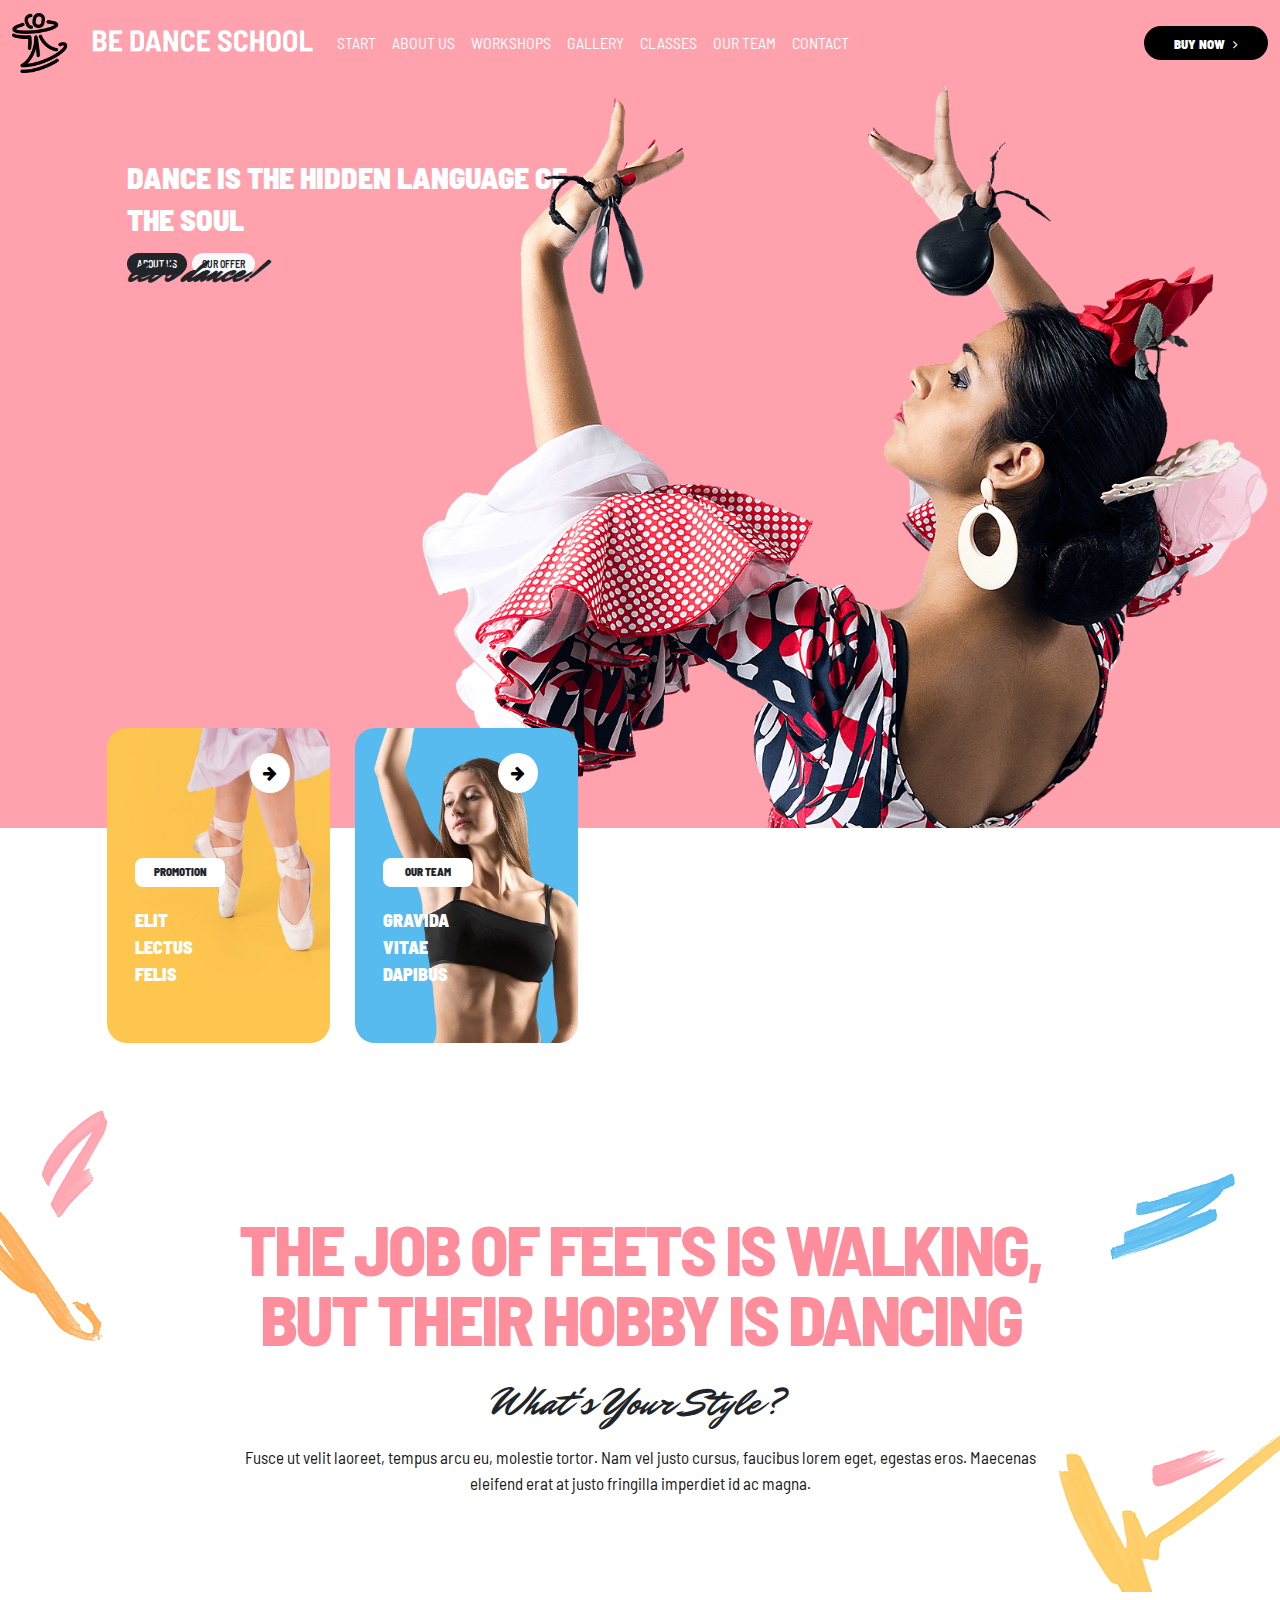
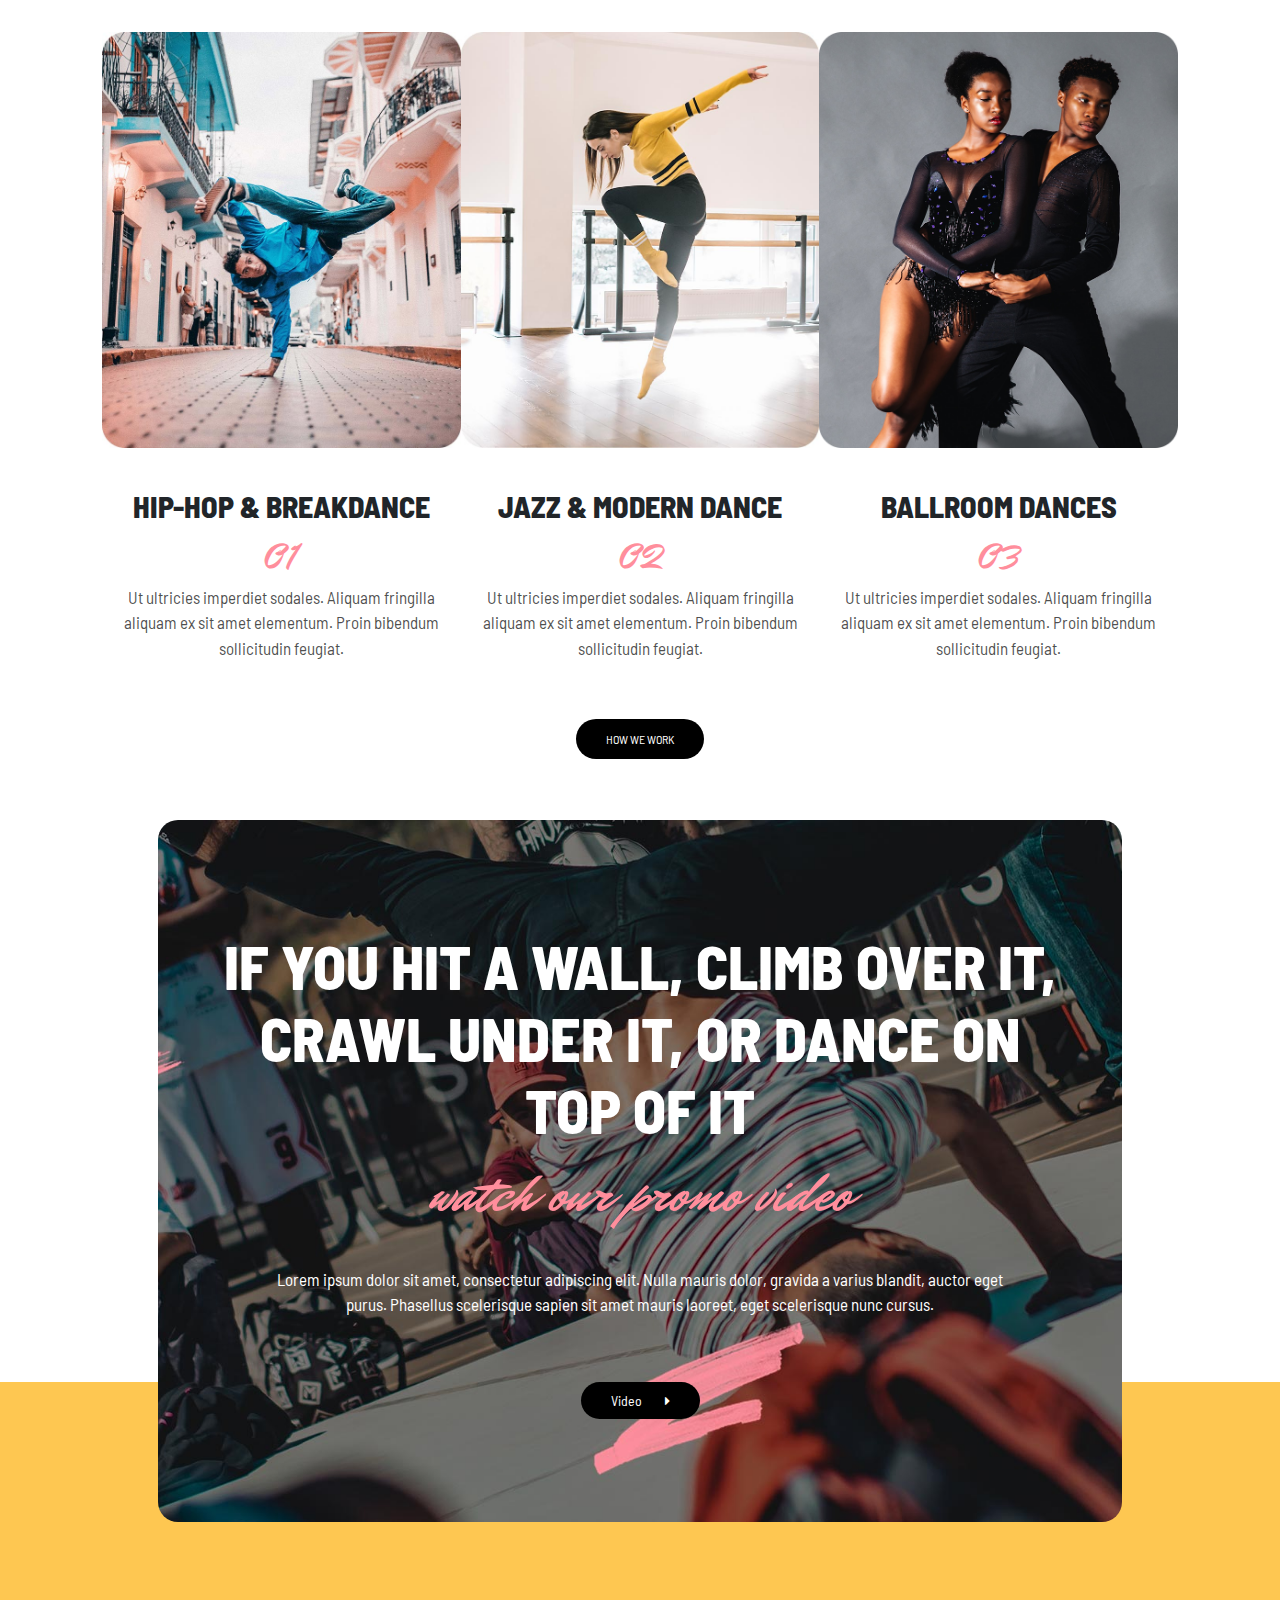
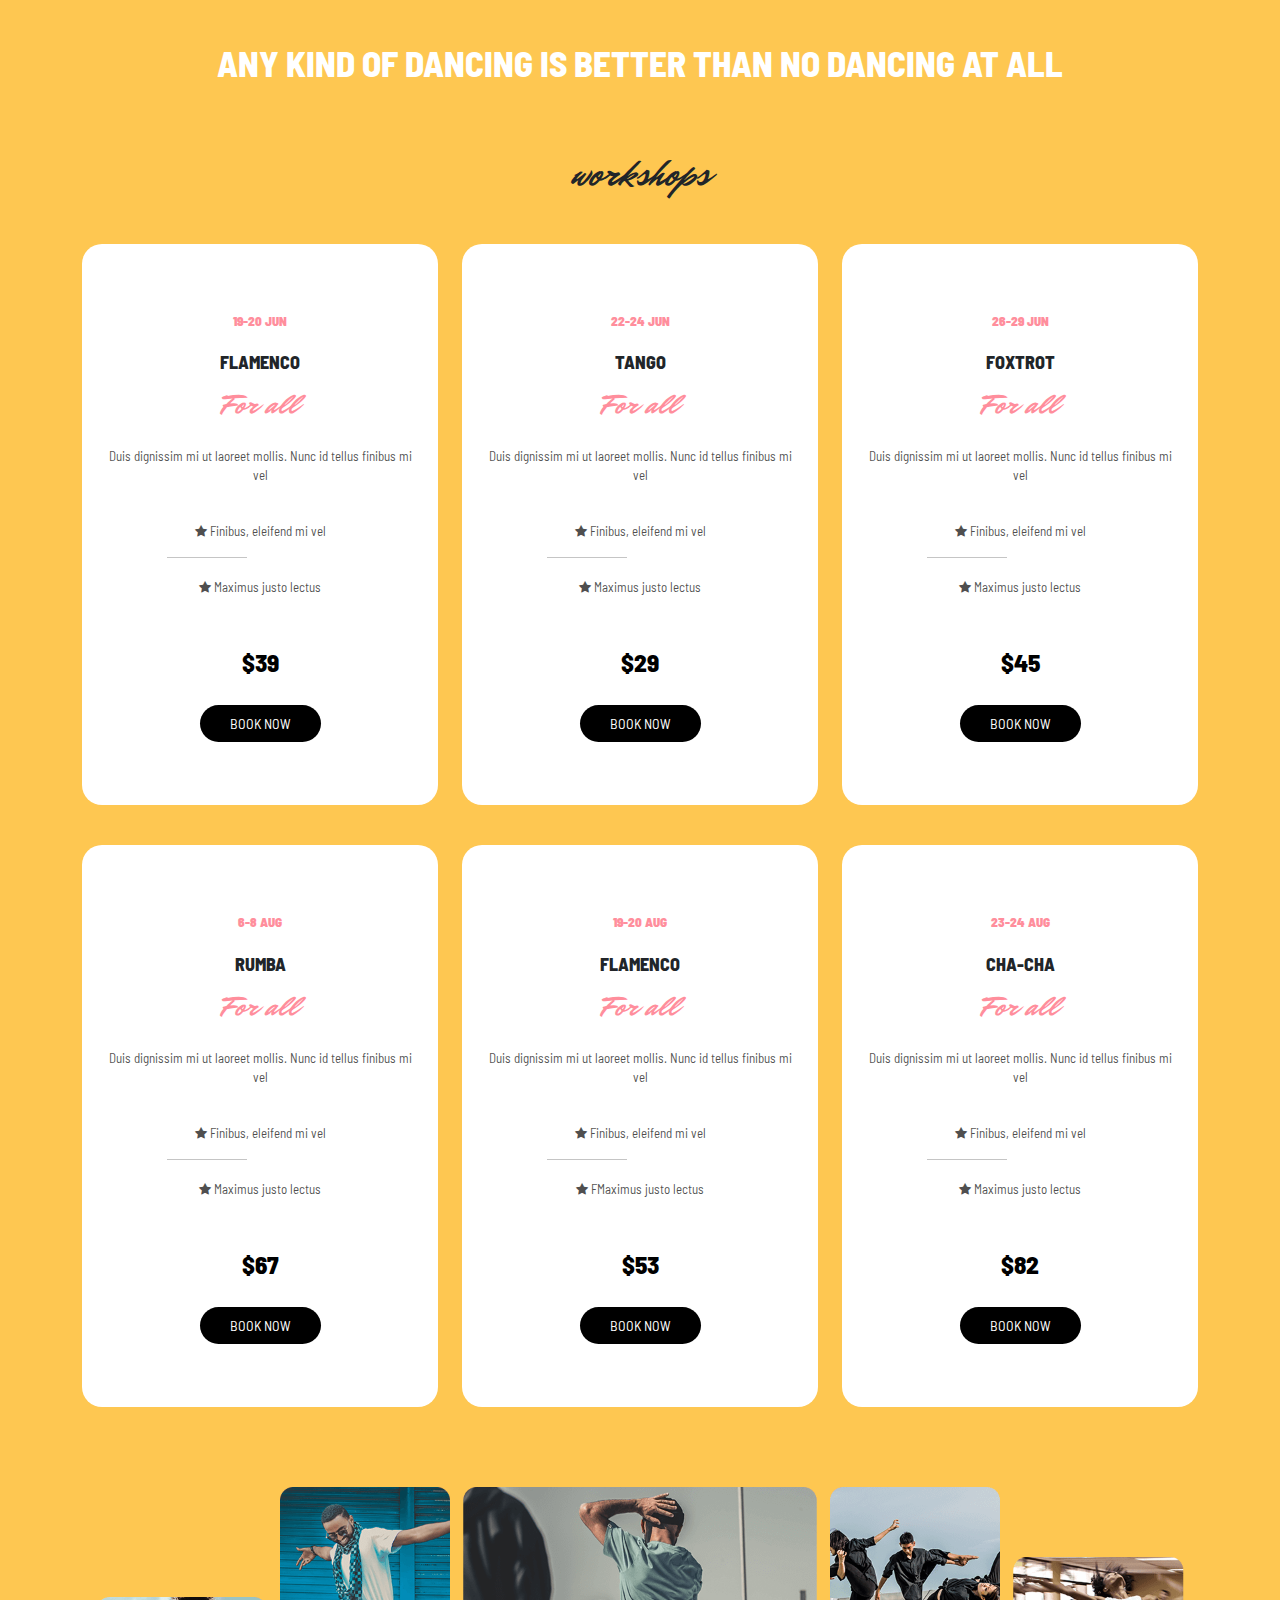
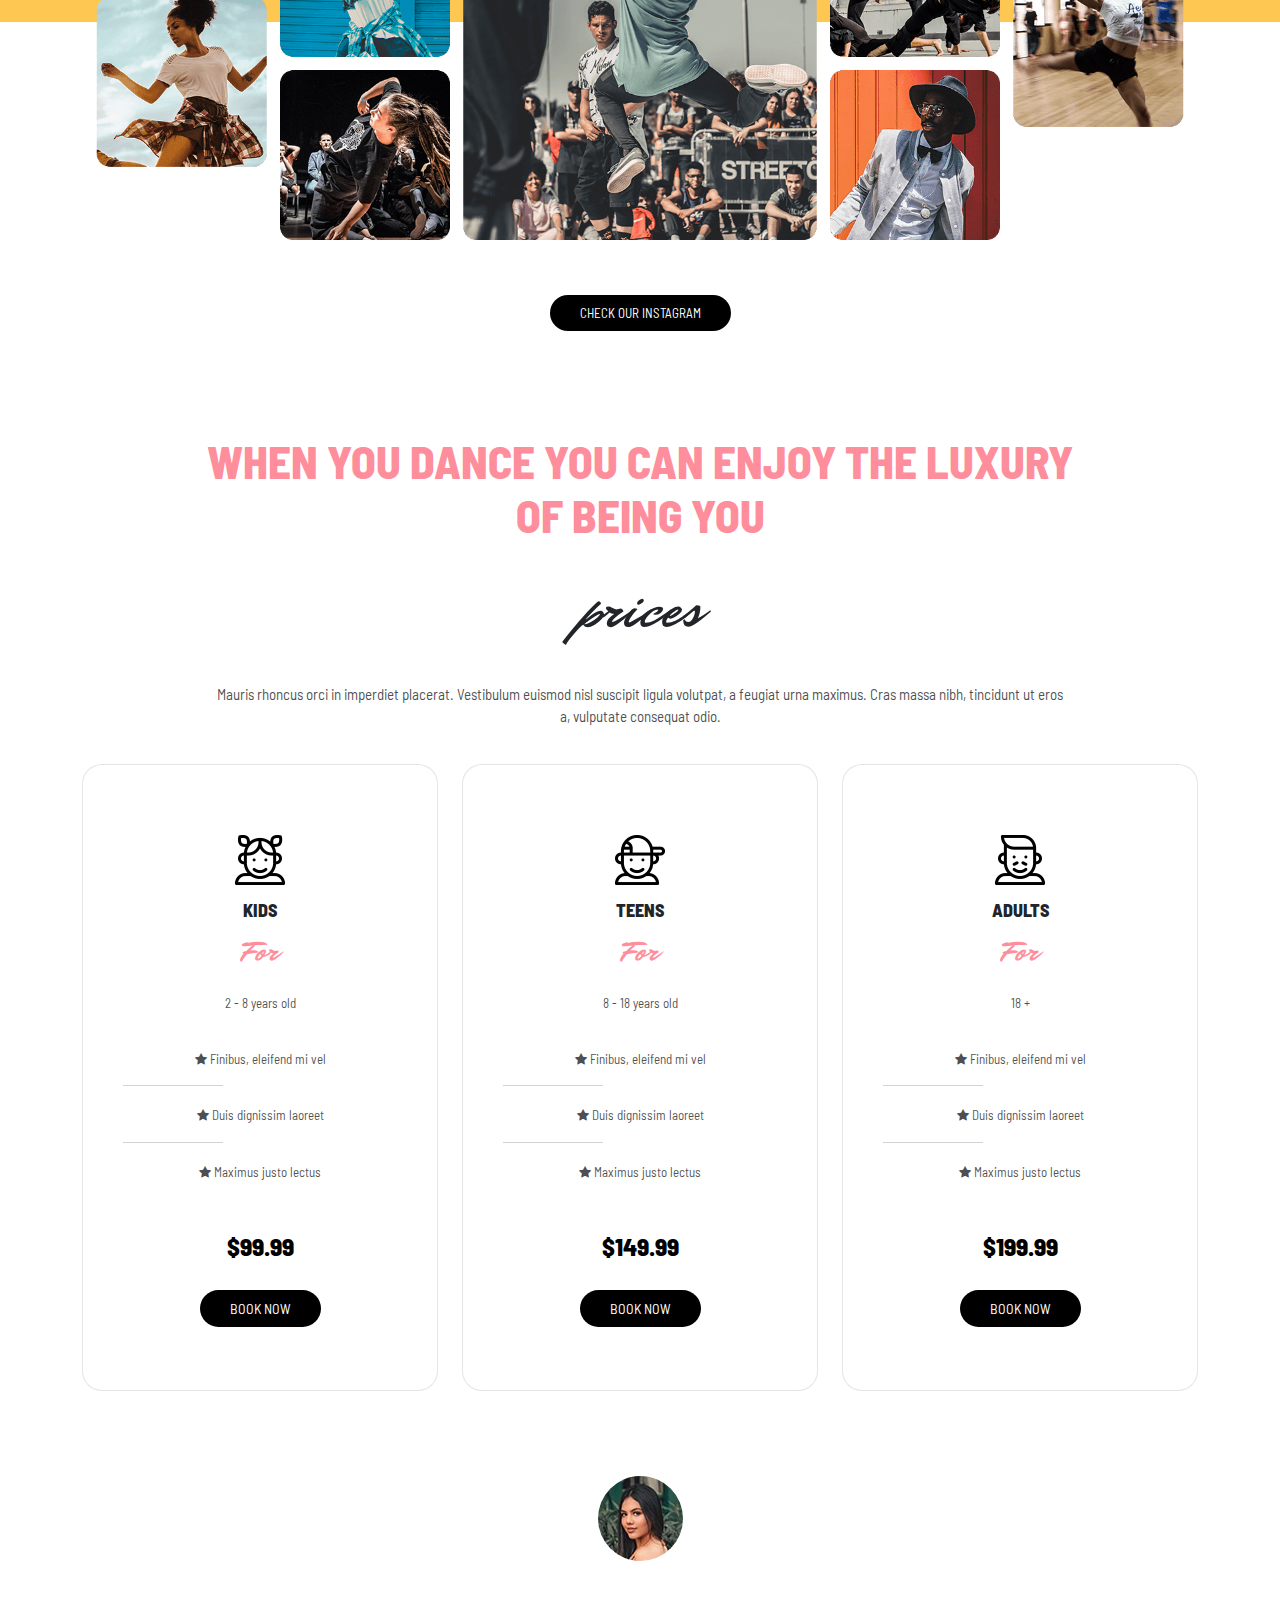
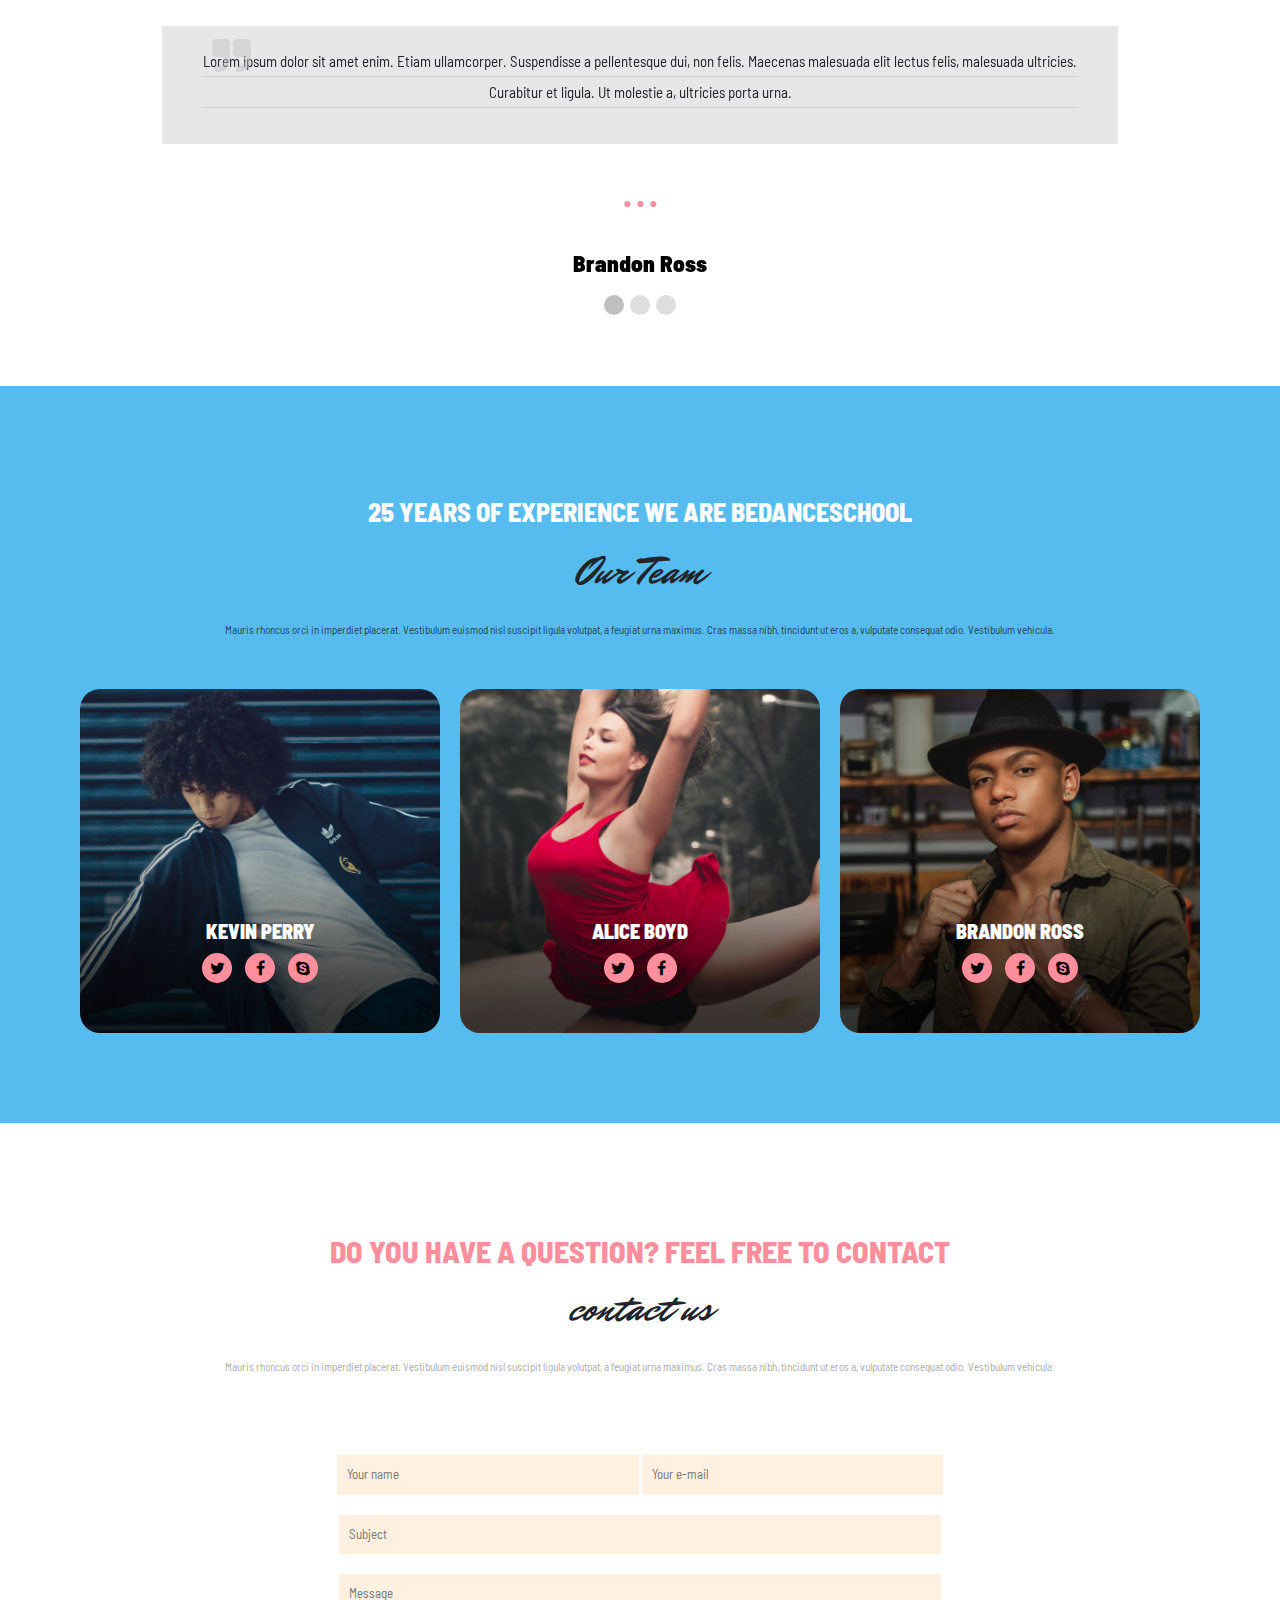
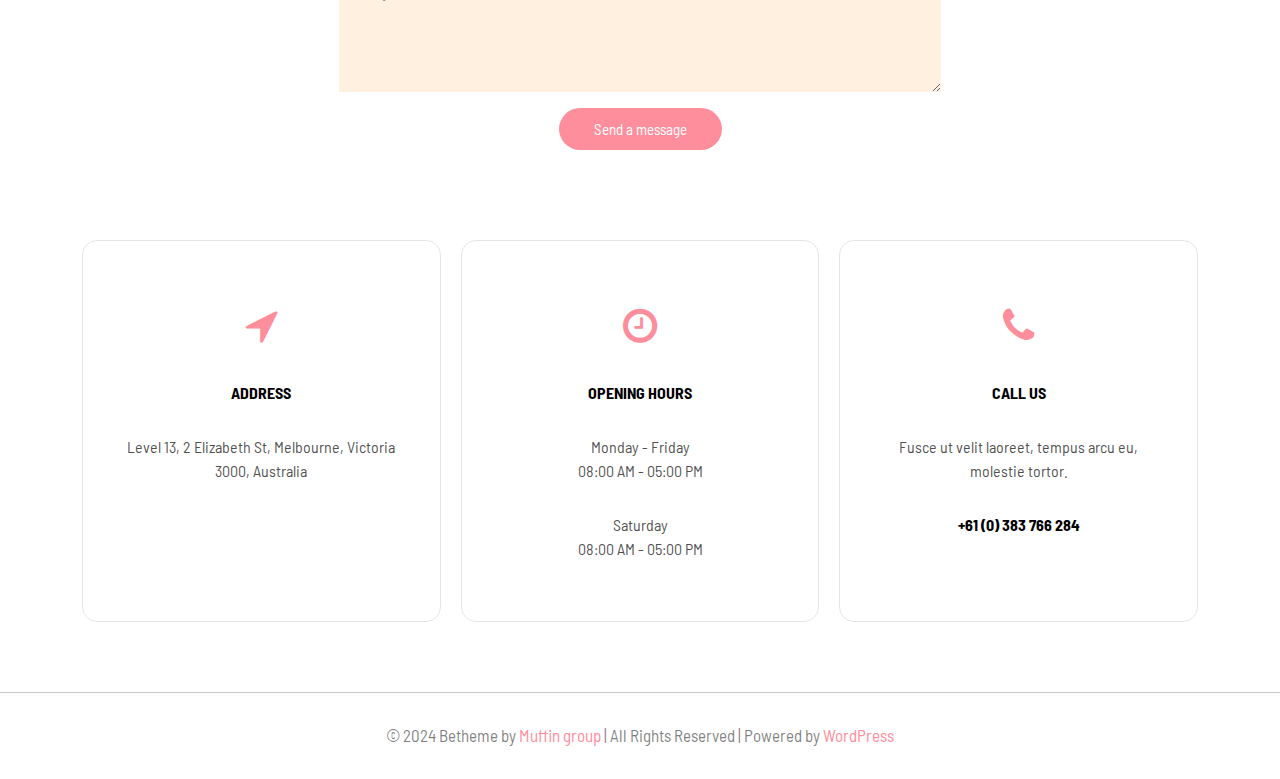
<file: index.html>
<!DOCTYPE html>
<html lang="en">

<head>
    <meta charset="UTF-8">
    <meta name="viewport" content="width=device-width, initial-scale=1.0">
    <title>Responsive Demo</title>
    <link rel="stylesheet" href="resources/scss/index.css">
    <link rel="stylesheet" href="resources/css/bootstrap.css">
    <link href="https://fonts.googleapis.com/css2?family=Barlow+Semi+Condensed:ital,wght@0,100;0,200;0,300;0,400;
        0,500;0,600;0,700;0,800;0,900;1,100;1,200;1,300;1,400;1,500;1,600;1,700;1,800;1,900&display=swap"
        rel="stylesheet">
    <link href="https://fonts.googleapis.com/css2?family=Mr+Dafoe&display=swap" rel="stylesheet">
    <link rel="stylesheet" href="resources/css/font-awesome.css">
    <link rel="stylesheet" href="https://cdnjs.cloudflare.com/ajax/libs/animate.css/4.1.1/animate.min.css" />
</head>

<body>
    <!-- Header Part -->
    <header class="sticky-top">
        <div class="container-fluid">
            <div class="header_part">
                <nav class="navbar navbar-expand-lg">
                    <a class="navbar-brand" href="index.html"><img src="resources/images/logo.png" alt="Image"></a>
                    <button class="navbar-toggler" type="button" data-bs-toggle="collapse" data-bs-target="#navbarNav"
                        aria-controls="navbarNav" aria-expanded="false" aria-label="Toggle navigation">
                        <span class="navbar-toggler-icon"></span>
                    </button>
                    <div class="collapse navbar-collapse" id="navbarNav">
                        <ul class="navbar-nav">
                            <li class="nav-item">
                                <a class="nav-link text-uppercase text-white" href="#home_part">Start</a>
                            </li>
                            <li class="nav-item">
                                <a class="nav-link text-uppercase text-white" href="#quoate_part">About Us</a>
                            </li>
                            <li class="nav-item">
                                <a class="nav-link text-uppercase text-white" href="#workshps_part">Workshops</a>
                            </li>
                            <li class="nav-item">
                                <a class="nav-link text-uppercase text-white" href="#dance-img-part">Gallery</a>
                            </li>
                            <li class="nav-item">
                                <a class="nav-link text-uppercase text-white" href="#classes-part">Classes</a>
                            </li>
                            <li class="nav-item">
                                <a class="nav-link text-uppercase text-white" href="#team-part">Our Team</a>
                            </li>
                            <li class="nav-item">
                                <a class="nav-link text-uppercase text-white" href="#contactus-part">Contact</a>
                            </li>
                            <li class="nav-item">
                                <button><a class="nav-link text-uppercase text-white"
                                        href="https://1.envato.market/c/1289117/275988/4415?u=https%3A%2F%2Fthemeforest.net%2Fitem%2Fbetheme-responsive-multipurpose-wordpress-theme%2F7758048%3Fref%3Dmuffingroup"
                                        target="_blank">
                                        Buy Now <i class="fa fa-solid fa-angle-right"></i> </a></button>
                            </li>
                        </ul>
                    </div>
                </nav>
                <nav class="topnav">
                    <a class="navbar-brand" href="index.html"><img src="resources/images/logo.png" alt="Image"></a>
                    <button type="button" class="toggle-btn-icon" onclick="myFunction()">
                        <i class="fa fa-solid fa-bars"></i>
                    </button>
                </nav>
                <div class="buy_button">
                    <button><a class="text-uppercase text-white"
                            href="https://1.envato.market/c/1289117/275988/4415?u=https%3A%2F%2Fthemeforest.net%2Fitem%2Fbetheme-responsive-multipurpose-wordpress-theme%2F7758048%3Fref%3Dmuffingroup"
                            target="_blank">Buy Now <i class="fa fa-solid fa-angle-right"></i> </a></button>
                </div>
            </div>
            <div id="my-menu">
                <ul>
                    <li><a href="#home_part">Start</a></li>
                    <li><a href="#quoate_part">About Us</a></li>
                    <li><a href="#workshps_part">Workshops</a></li>
                    <li><a href="#dance-img-part">Gallery</a></li>
                    <li><a href="#classes-part">Classes</a></li>
                    <li><a href="#team-part">Our Team</a></li>
                    <li><a href="#contactus-part">Contact</a></li>
                    <li>
                        <button><a class="text-uppercase text-white"
                                href="https://1.envato.market/c/1289117/275988/4415?u=https%3A%2F%2Fthemeforest.net%2Fitem%2Fbetheme-responsive-multipurpose-wordpress-theme%2F7758048%3Fref%3Dmuffingroup"
                                target="_blank">Buy Now<i class="fa fa-solid fa-angle-right"></i> </a></button>
                    </li>
                </ul>
            </div>
        </div>
    </header>

    <!-- Home Part -->
    <div class="home_part" id="home_part">
        <div class="container-fluid">
            <div class="home_part_body">
                <div class="left_part">
                    <p class="text-uppercase">Dance is the hidden language of the soul</p>
                    <span class="fst-italic fw-bold">let's dance!</span>

                    <div class="left_part_button">
                        <ul>
                            <li><a href="#quoate_part" class="text-uppercase bg-dark text-white">About Us</a></li>
                            <li><a href="#classes-part" class="text-uppercase bg-light text-dark">Our Offer</a></li>
                        </ul>
                    </div>
                </div>
                <div class="right_part">
                    <img src="resources/images/background_image.png" alt="Image">
                </div>
            </div>
        </div>
    </div>

    <!-- Cards -->

    <div class="card_part">
        <div class="container">
            <div class="card_part_main_content">
                <div class="card_part_body promotion_content">
                    <a href="#"><i class="fa fa-solid fa-arrow-right"></i></a>
                    <div class="card_content">
                        <div class="card_content_text">
                            <span class="text-uppercase">Promotion</span>
                        </div>
                        <div class="card_content_text_body">
                            <span class="text-uppercase">Elit Lectus Felis</span>
                        </div>
                    </div>
                </div>

                <div class="card_part_body team_content">
                    <a href="#"><i class="fa fa-solid fa-arrow-right"></i></a>
                    <div class="card_content">
                        <div class="card_content_text">
                            <span class="text-uppercase">Our Team</span>
                        </div>
                        <div class="card_content_text_body">
                            <span class="text-uppercase">Gravida Vitae Dapibus</span>
                        </div>
                    </div>
                </div>
            </div>
        </div>
    </div>

    <!-- Quoate Section -->

    <div class="quoate_part" id="quoate_part">
        <div class="container">
            <div class="quoate_part_body">
                <div class="quoate_feet_content">
                    <h2 class="text-uppercase"> The Job of Feets is Walking, But Their Hobby is Dancing </h2>
                </div>

                <div class="quoate_style_que">
                    <span>What's Your Style?</span>
                </div>

                <div class="quoate_pg_content">
                    <p>Fusce ut velit laoreet, tempus arcu eu, molestie tortor. Nam vel justo cursus, faucibus lorem
                        eget,
                        egestas eros. Maecenas eleifend erat at justo fringilla imperdiet id ac magna.</p>
                </div>
            </div>
        </div>
    </div>

    <!-- Dance Types -->

    <div class="dance-type-part">
        <div class="container">
            <div class="dance-type-main-part">
                <div class="dance-type-card">
                    <img src="resources/images/dancetype1.jpg" alt="Image">
                    <div class="dance-type-card-body">
                        <h5 class="text-uppercase">Hip-Hop & Breakdance</h5>
                        <span>01</span>
                        <p>Ut ultricies imperdiet sodales. Aliquam fringilla aliquam ex sit amet elementum.
                            Proin bibendum sollicitudin feugiat.</p>
                    </div>
                </div>
                <div class="dance-type-card">
                    <img src="resources/images/dancetype2.jpg" alt="Image">
                    <div class="dance-type-card-body">
                        <h5 class="text-uppercase">JAZZ & MODERN DANCE</h5>
                        <span>02</span>
                        <p>Ut ultricies imperdiet sodales. Aliquam fringilla aliquam ex sit amet elementum.
                            Proin bibendum sollicitudin feugiat.</p>
                    </div>
                </div>
                <div class="dance-type-card dance-type-card3">
                    <img src="resources/images/dancetype3.jpg" alt="Image">
                    <div class="dance-type-card-body">
                        <h5 class="text-uppercase">BALLROOM DANCES</h5>
                        <span>03</span>
                        <p>Ut ultricies imperdiet sodales. Aliquam fringilla aliquam ex sit amet elementum.
                            Proin bibendum sollicitudin feugiat.</p>
                    </div>
                </div>
            </div>
        </div>
    </div>

    <!-- How We Work Button Part -->

    <div class="how-work-btn">
        <div class="container">
            <div class="how-work-btn-body">
                <a href="#promo_part" class="text-uppercase">How We Work</a>
            </div>
        </div>
    </div>

    <!-- Promo Part -->

    <div class="promo_part" id="promo_part">
        <div class="container">
            <div class="promo_part_main_content">
                <div class="promo_part_main_body">
                    <h2 class="text-uppercase text-white">If you hit a wall,
                        Climb over it, crawl under it,
                        Or dance on top of it
                    </h2>
                    <span>watch our promo video</span>
                    <p class="text-white">Lorem ipsum dolor sit amet, consectetur adipiscing elit. Nulla mauris dolor,
                        gravida a varius
                        blandit, auctor eget purus. Phasellus scelerisque sapien sit amet mauris laoreet, eget
                        scelerisque nunc cursus.</p>
                    <div class="promo-video-btn">
                        <a href="#">Video <i class="fa fa-solid fa-caret-right"></i> </a>
                    </div>
                </div>
            </div>
        </div>
    </div>

    <!-- Workshops -->

    <div class="workshps_part" id="workshps_part">
        <div class="container">
            <div class="workshops_part_main_content">
                <div class="workshops_part_body">
                    <h2 class="text-uppercase">Any kind of dancing is better than no dancing at all</h2>
                    <span>workshops</span>
                    <div class="row">
                        <div class="col-md-4">
                            <div class="card-part">
                                <h5 class="text-uppercase">19-20 Jun</h5>
                                <h4>Flamenco</h4>
                                <span>For all</span>
                                <p>Duis dignissim mi ut laoreet mollis. Nunc id tellus finibus mi vel</p>
                                <p><i class="fa fa-solid fa-star"></i> Finibus, eleifend mi vel</p>
                                <hr>
                                <p><i class="fa fa-solid fa-star"></i> Maximus justo lectus</p>
                                <span class="price-tag">$39</span>
                                <a href="#" class="text-uppercase">Book Now</a>
                            </div>
                        </div>
                        <div class="col-md-4">
                            <div class="card-part">
                                <h5 class="text-uppercase">22-24 Jun</h5>
                                <h4>Tango</h4>
                                <span>For all</span>
                                <p>Duis dignissim mi ut laoreet mollis. Nunc id tellus finibus mi vel</p>
                                <p><i class="fa fa-solid fa-star"></i> Finibus, eleifend mi vel</p>
                                <hr>
                                <p><i class="fa fa-solid fa-star"></i> Maximus justo lectus</p>
                                <span class="price-tag">$29</span>
                                <a href="#" class="text-uppercase">Book Now</a>
                            </div>
                        </div>
                        <div class="col-md-4">
                            <div class="card-part">
                                <h5 class="text-uppercase">26-29 Jun</h5>
                                <h4>FOXTROT</h4>
                                <span>For all</span>
                                <p>Duis dignissim mi ut laoreet mollis. Nunc id tellus finibus mi vel</p>
                                <p><i class="fa fa-solid fa-star"></i> Finibus, eleifend mi vel</p>
                                <hr>
                                <p><i class="fa fa-solid fa-star"></i> Maximus justo lectus</p>
                                <span class="price-tag">$45</span>
                                <a href="#" class="text-uppercase">Book Now</a>
                            </div>
                        </div>
                    </div>

                    <div class="row">
                        <div class="col-md-4">
                            <div class="card-part">
                                <h5 class="text-uppercase">6-8 AUG</h5>
                                <h4>RUMBA</h4>
                                <span>For all</span>
                                <p>Duis dignissim mi ut laoreet mollis. Nunc id tellus finibus mi vel</p>
                                <p><i class="fa fa-solid fa-star"></i> Finibus, eleifend mi vel</p>
                                <hr>
                                <p><i class="fa fa-solid fa-star"></i> Maximus justo lectus</p>
                                <span class="price-tag">$67</span>
                                <a href="#" class="text-uppercase">Book Now</a>
                            </div>
                        </div>
                        <div class="col-md-4">
                            <div class="card-part">
                                <h5 class="text-uppercase">19-20 AUG</h5>
                                <h4>Flamenco</h4>
                                <span>For all</span>
                                <p>Duis dignissim mi ut laoreet mollis. Nunc id tellus finibus mi vel</p>
                                <p><i class="fa fa-solid fa-star"></i> Finibus, eleifend mi vel</p>
                                <hr>
                                <p><i class="fa fa-solid fa-star"></i> FMaximus justo lectus</p>
                                <span class="price-tag">$53</span>
                                <a href="#" class="text-uppercase">Book Now</a>
                            </div>
                        </div>
                        <div class="col-md-4">
                            <div class="card-part">
                                <h5 class="text-uppercase">23-24 AUG</h5>
                                <h4>CHA-CHA</h4>
                                <span>For all</span>
                                <p>Duis dignissim mi ut laoreet mollis. Nunc id tellus finibus mi vel</p>
                                <p><i class="fa fa-solid fa-star"></i> Finibus, eleifend mi vel</p>
                                <hr>
                                <p><i class="fa fa-solid fa-star"></i> Maximus justo lectus</p>
                                <span class="price-tag">$82</span>
                                <a href="#" class="text-uppercase">Book Now</a>
                            </div>
                        </div>
                    </div>
                </div>
            </div>
        </div>
    </div>

    <!-- dance Images -->

    <div class="dance-img-part" id="dance-img-part">
        <div class="dance-img-part-main-content">
            <div class="dance-img-first-part">
                <img src="resources/images/workshopimg.png" alt="Image">
            </div>
        </div>
    </div>

    <!-- Instagram Button -->

    <div class="insta-btn-part">
        <div class="container-fluid">
            <div class="insta-btn-main-content">
                <a href="#" class="text-uppercase">Check Our Instagram</a>
            </div>
        </div>
    </div>

    <!-- Classes part -->

    <div class="classes-part" id="classes-part">
        <div class="container">
            <div class="classes-part-main-content">
                <div class="classes-part-quoate">
                    <h1 class="text-uppercase">When you dance you can enjoy the luxury of being you</h1>
                    <span>prices</span>
                    <p>Mauris rhoncus orci in imperdiet placerat. Vestibulum euismod nisl suscipit ligula volutpat,
                        a feugiat urna maximus. Cras massa nibh, tincidunt ut eros a, vulputate consequat odio.</p>
                </div>

                <div class="classes-part-card">
                    <div class="row">
                        <div class="col-md-4">
                            <div class="card-part">
                                <img src="resources/images/girlfaceimg.png" alt="Image">
                                <h4>Kids</h4>
                                <span>For</span>
                                <p>2 - 8 years old</p>
                                <p><i class="fa fa-solid fa-star"></i> Finibus, eleifend mi vel</p>
                                <hr>
                                <p><i class="fa fa-solid fa-star"></i> Duis dignissim laoreet</p>
                                <hr>
                                <p><i class="fa fa-solid fa-star"></i> Maximus justo lectus</p>
                                <span class="price-tag">$99.99</span>
                                <a href="#" class="text-uppercase">Book Now</a>
                            </div>
                        </div>
                        <div class="col-md-4">
                            <div class="card-part">
                                <img src="resources/images/boyfaceimg.png" alt="Image">
                                <h4>Teens</h4>
                                <span>For</span>
                                <p>8 - 18 years old</p>
                                <p><i class="fa fa-solid fa-star"></i> Finibus, eleifend mi vel</p>
                                <hr>
                                <p><i class="fa fa-solid fa-star"></i> Duis dignissim laoreet</p>
                                <hr>
                                <p><i class="fa fa-solid fa-star"></i> Maximus justo lectus</p>
                                <span class="price-tag">$149.99</span>
                                <a href="#" class="text-uppercase">Book Now</a>
                            </div>
                        </div>
                        <div class="col-md-4">
                            <div class="card-part">
                                <img src="resources/images/manfaceimg.png" alt="Image">
                                <h4>Adults</h4>
                                <span>For</span>
                                <p>18 +</p>
                                <p><i class="fa fa-solid fa-star"></i> Finibus, eleifend mi vel</p>
                                <hr>
                                <p><i class="fa fa-solid fa-star"></i> Duis dignissim laoreet</p>
                                <hr>
                                <p><i class="fa fa-solid fa-star"></i> Maximus justo lectus</p>
                                <span class="price-tag">$199.99</span>
                                <a href="#" class="text-uppercase">Book Now</a>
                            </div>
                        </div>
                    </div>
                </div>
            </div>
        </div>
    </div>

    <!-- Carousel Slide -->

    <div class="carousel_part">
        <div class="container">
            <div class="carousel_part_main_content">
                <div id="carouselExampleIndicators" class="carousel slide">
                    <div class="carousel-indicators">
                        <button type="button" data-bs-target="#carouselExampleIndicators" data-bs-slide-to="0"
                            class="active" aria-current="true" aria-label="Slide 1"></button>
                        <button type="button" data-bs-target="#carouselExampleIndicators" data-bs-slide-to="1"
                            aria-label="Slide 2"></button>
                        <button type="button" data-bs-target="#carouselExampleIndicators" data-bs-slide-to="2"
                            aria-label="Slide 3"></button>
                    </div>
                    <div class="carousel-inner">
                        <div class="carousel-item active">
                            <img src="resources/images/carouselimg1.jpg" alt="Image">
                            <div class="carousel-content">
                                <div class="quote-content">
                                    <blockquote>
                                        <i class="fa fa-solid fa-quote-right"></i>
                                        Lorem ipsum dolor sit amet enim. Etiam ullamcorper. Suspendisse a pellentesque
                                        dui,
                                        non felis. Maecenas malesuada elit lectus felis, malesuada ultricies. Curabitur
                                        et
                                        ligula. Ut molestie a, ultricies porta urna.
                                    </blockquote>
                                </div>
                                <p>...</p>
                                <span>Brandon Ross</span>
                            </div>
                        </div>
                        <div class="carousel-item">
                            <img src="resources/images/carouselimg2.jpg" alt="Image">
                            <div class="carousel-content">
                                <div class="quote-content">
                                    <blockquote>
                                        <i class="fa fa-solid fa-quote-right"></i>
                                        Lorem ipsum dolor sit amet enim. Etiam ullamcorper. Suspendisse a pellentesque
                                        dui,
                                        non felis. Maecenas malesuada elit lectus felis, malesuada ultricies. Curabitur
                                        et
                                        ligula. Ut molestie a, ultricies porta urna.
                                    </blockquote>
                                </div>
                                <p>...</p>
                                <span>Kevin Perry</span>
                            </div>
                        </div>
                        <div class="carousel-item">
                            <img src="resources/images/carouselimg3.jpg" alt="Image">
                            <div class="carousel-content">
                                <div class="quote-content">
                                    <blockquote>
                                        <i class="fa fa-solid fa-quote-right"></i>
                                        Lorem ipsum dolor sit amet enim. Etiam ullamcorper. Suspendisse a pellentesque
                                        dui,
                                        non felis. Maecenas malesuada elit lectus felis, malesuada ultricies. Curabitur
                                        et
                                        ligula. Ut molestie a, ultricies porta urna.
                                    </blockquote>
                                </div>
                                <p>...</p>
                                <span>Katarina Johnes</span>
                            </div>
                        </div>
                    </div>
                </div>
            </div>
        </div>
    </div>

    <!-- Our Team Part -->

    <div class="team-part" id="team-part">
        <div class="container">
            <div class="team-part-main-content">
                <div class="team-part-body">
                    <div class="team-part-body-content">
                        <h2 class="text-uppercase">25 YEARS OF EXPERIENCE WE ARE BEDANCESCHOOL</h2>
                        <span>Our Team</span>
                        <p>Mauris rhoncus orci in imperdiet placerat. Vestibulum euismod nisl suscipit ligula volutpat,
                            a feugiat urna maximus. Cras massa nibh, tincidunt ut eros a, vulputate consequat odio.
                            Vestibulum vehicula.</p>
                    </div>
                    <div class="team-part-card-body">
                        <div class="row">
                            <div class="col-md-4">
                                <div class="card-part teamimg1">
                                    <h4 class="text-uppercase">Kevin Perry</h4>
                                    <div class="social-icons">
                                        <button type="button"><i class="fa fa-brands fa-twitter"></i></button>
                                        <button type="button"><i class="fa fa-brands fa-facebook-f"></i></button>
                                        <button type="button"><i class="fa fa-brands fa-skype"></i></button>
                                    </div>
                                </div>
                            </div>
                            <div class="col-md-4">
                                <div class="card-part teamimg2">
                                    <h4 class="text-uppercase">Alice Boyd</h4>
                                    <div class="social-icons">
                                        <button type="button"><i class="fa fa-brands fa-twitter"></i></button>
                                        <button type="button"><i class="fa fa-brands fa-facebook-f"></i></button>
                                    </div>
                                </div>
                            </div>
                            <div class="col-md-4">
                                <div class="card-part teamimg3">
                                    <h4 class="text-uppercase">Brandon Ross</h4>
                                    <div class="social-icons">
                                        <button type="button"><i class="fa fa-brands fa-twitter"></i></button>
                                        <button type="button"><i class="fa fa-brands fa-facebook-f"></i></button>
                                        <button type="button"><i class="fa fa-brands fa-skype"></i></button>
                                    </div>
                                </div>
                            </div>
                        </div>
                    </div>
                </div>
            </div>
        </div>
    </div>

    <!-- Contact Us Part -->

    <div class="contactus-part" id="contactus-part">
        <div class="container">
            <div class="contactus-main-content">
                <div class="contactus-body-part">
                    <h2>DO YOU HAVE A QUESTION? FEEL FREE TO CONTACT</h2>
                    <span>contact us</span>
                    <p>Mauris rhoncus orci in imperdiet placerat. Vestibulum euismod nisl suscipit ligula volutpat,
                        a feugiat urna maximus. Cras massa nibh, tincidunt ut eros a, vulputate consequat odio.
                        Vestibulum vehicula.</p>
                </div>

                <div class="contactus-form-part">
                    <form action="#">
                        <input type="text" name="uname" id="uname" placeholder="Your name">
                        <input type="email" name="email" id="email" placeholder="Your e-mail">
                        <input type="text" name="subject" id="subject" placeholder="Subject">
                        <textarea name="message" id="message" cols="30" rows="5" placeholder="Message"></textarea>
                        <button type="button" id="submit" value="submit" name="submit">Send a message</button>
                    </form>
                </div>

                <div class="contactus-card-part">
                    <div class="card-part">
                        <i class="fa fa-solid fa-location-arrow"></i>
                        <span class="text-uppercase">Address</span>
                        <p>Level 13, 2 Elizabeth St,
                            Melbourne, Victoria 3000,
                            Australia</p>
                    </div>


                    <div class="card-part">
                        <i class="fa fa-regular fa-clock-o"></i>
                        <span class="text-uppercase">Opening Hours</span>
                        <p>Monday - Friday
                            <br>
                            08:00 AM - 05:00 PM
                        </p>
                        <p>Saturday
                            <br>
                            08:00 AM - 05:00 PM
                        </p>
                    </div>


                    <div class="card-part">
                        <i class="fa fa-solid fa-phone"></i>
                        <span class="text-uppercase">Call Us</span>
                        <p>Fusce ut velit laoreet, tempus arcu eu, molestie tortor.</p>
                        <p class="mo-num">+61 (0) 383 766 284</p>
                    </div>
                </div>
            </div>
        </div>
    </div>

    <!-- Footer Part -->

    <hr>

    <footer>
        <div class="container">
            <div class="footer-main-content">
                <div class="footer-body">
                    <p>&copy; 2024 Betheme by <a href="#"> Muffin group </a> | All Rights Reserved | Powered by <a
                            href="#"> WordPress</a></p>
                </div>
            </div>
        </div>
    </footer>



    <script src="https://cdnjs.cloudflare.com/ajax/libs/jquery/2.2.2/jquery.min.js"></script>
    <script src="https://cdn.jsdelivr.net/npm/bootstrap@5.3.2/dist/js/bootstrap.bundle.min.js"></script>
    <script>
        $(document).ready(function () {
            $(".toggle-btn-icon").click(function () {
                $("#my-menu").slideToggle("slow");
            });
        });
    </script>
</body>

</html>
</file>
<file: resources/scss/index.css>
/* :root{

} */
/* Header Part */
/* header .header_part {
padding-bottom: 15px;
} */
/* .topnav .toggle-btn {
width: 100%;
margin: 10px;
background-color: ;
} */
/* Home Part */
/* .home_part .home_part_body .right_part .right_part_word {
font-size: 23px;
max-width: 100%;
color: #ffffff94;
background: transparent;
word-break: break-word;
font-weight: 600;
line-height: 1;
text-transform: uppercase;
justify-content: space-between;
width: 100%;
} */
/* .home_part .home_part_body .left_part {
    flex: 0 0 45%;
} */
/* Card Part */
/* Quoate Section */
/* Dance Type */
/* How We Work Button Part */
/* Promo Part */
/* Carousel Part */
/* .carousel_part .carousel_part_main_content #carouselExampleIndicators .carousel-inner .carousel-item .carousel-content blockquote::after{
content: "\f10e";
position: absolute;
top: -10px;
left: 0;
font-size: 65px;
} */
/* .team-part .team-part-main-content .team-part-body .team-part-card-body .row .col-md-4 .card-part .social-icons {
width: 10px;
 height: 10px;
} */
/* Contact Us Part */
/* Footer Part */
body {
  font-family: "Barlow Semi Condensed", Helvetica, Arial, sans-serif !important;
}

.fa {
  font: normal normal normal 14px/1 FontAwesome;
}

header {
  background-color: #ffa2ad;
  display: flex;
}
header .header_part .navbar .navbar-toggler {
  margin: 10px;
  border: none;
  font-size: 15px;
}
header .header_part .navbar .collapse .navbar-nav .nav-item button {
  border-radius: 20px;
  background-color: #000;
  padding: 5px 30px;
  border: none;
}
header .header_part .navbar .collapse .navbar-nav .nav-item button a {
  text-decoration: none;
  font-size: 13px;
}
header .header_part .navbar .collapse .navbar-nav .nav-item button a i {
  padding-left: 5px;
}
header button {
  border-radius: 20px;
  background-color: #000;
  padding: 5px 30px;
  border: none;
}
header button a {
  text-decoration: none;
  font-size: 13px;
  font-weight: 900;
}
header button a i {
  padding-left: 5px;
  font-weight: 900;
}
header #my-menu {
  background-color: #ffa2ad;
  display: none;
  width: 100%;
  max-width: 100%;
  padding: 0;
}
header #my-menu ul {
  list-style-type: none;
  display: block;
  line-height: 1.5;
  padding: 14px 16px;
  margin: 0;
}
header #my-menu ul li a {
  color: #fff;
  text-decoration: none;
  font-weight: 800;
}

img {
  max-width: 100%;
}

.topnav {
  max-width: 100%;
  position: relative;
}
.topnav .navbar-brand {
  margin-right: auto;
}
.topnav .toggle-btn-icon {
  background-color: #ffa2ad;
  border: none;
  position: absolute;
  right: 0;
  top: 50%;
  transform: translateY(-50%);
}

.home_part {
  background-color: #ffa2ad;
  height: calc(40vh - 68px);
  margin-top: 0;
}
.home_part .home_part_body {
  display: flex;
  padding-top: 30px;
  height: calc(40vh - 68px);
  position: relative;
}
.home_part .home_part_body .left_part {
  position: absolute;
  height: -moz-fit-content;
  height: fit-content;
  top: 34px;
  max-width: 100%;
  width: 45%;
}
.home_part .home_part_body .left_part p {
  margin: 0;
  line-height: 1.4;
  color: #fff;
  font-weight: 900;
  font-size: auto;
}
.home_part .home_part_body .left_part span {
  position: absolute;
  top: 35px;
  font-family: "Mr Dafoe", cursive;
  left: 0px;
  font-size: 15px;
}
.home_part .home_part_body .left_part .left_part_button ul {
  list-style-type: none;
  display: flex;
  margin-top: 10px;
  text-align: center;
  padding-left: 0px;
  margin-bottom: 0;
}
.home_part .home_part_body .left_part .left_part_button ul li a {
  width: 50px;
  border-radius: 20px;
  font-size: 5px;
  padding: 5px 10px;
  margin-right: 5px;
  font-weight: 600;
  text-decoration: none;
}
.home_part .home_part_body .right_part {
  max-width: 100%;
  width: 100%;
}
.home_part .home_part_body .right_part img {
  max-width: 100%;
  height: calc(40vh - 68px);
  position: absolute;
  top: 0px;
  right: 0px;
}

.card_part .card_part_main_content {
  margin-top: 40px;
  gap: 25px;
  margin-left: 25px;
  margin-right: 25px;
}
.card_part .card_part_main_content .card_part_body {
  height: 270px;
  width: 250px;
  background-size: cover;
  border-radius: 20px;
  position: relative;
  margin-top: 20px;
}
.card_part .card_part_main_content .card_part_body a {
  position: absolute;
  right: 40px;
  top: 25px;
  color: #000;
  background-color: #fff;
  height: 40px;
  width: 40px;
  text-align: center;
  line-height: 40px;
  border-radius: 20px;
}
.card_part .card_part_main_content .card_part_body .card_content {
  position: absolute;
  top: 130px;
  left: 28px;
}
.card_part .card_part_main_content .card_part_body .card_content .card_content_text {
  width: 90px;
  background-color: #fff;
  padding: 6px;
  font-size: 11px;
  font-weight: 900;
  border-radius: 8px;
  margin-bottom: 20px;
  text-align: center;
}
.card_part .card_part_main_content .card_part_body .card_content .card_content_text_body {
  width: 50px;
  color: #fff;
  font-weight: 900;
  font-size: 13px;
}
.card_part .card_part_main_content .promotion_content {
  background-image: url("../images/Card_Image_1.jpg");
}
.card_part .card_part_main_content .team_content {
  background-image: url("../images/Card_Image_2.jpg");
}

.quoate_part {
  margin-top: 40px;
}
.quoate_part .quoate_part_body {
  text-align: center;
}
.quoate_part .quoate_part_body .quoate_feet_content {
  padding: 0px 9px;
  color: #ff8e9c;
}
.quoate_part .quoate_part_body .quoate_feet_content h2 {
  font-weight: 800;
  line-height: 1;
}
.quoate_part .quoate_part_body .quoate_style_que {
  font-family: "Mr Dafoe", cursive;
  font-size: 40px;
  text-align: center;
  padding: 20px 35px;
  line-height: 1.1;
}
.quoate_part .quoate_part_body .quoate_pg_content {
  padding: 0px 37px;
  color: #191919;
}

.dance-type-part {
  margin-top: 40px;
}
.dance-type-part .dance-type-main-part {
  padding: 0px 20px;
}
.dance-type-part .dance-type-main-part .dance-type-card {
  padding-bottom: 25px;
}
.dance-type-part .dance-type-main-part .dance-type-card img {
  max-width: 100%;
  height: auto;
}
.dance-type-part .dance-type-main-part .dance-type-card .dance-type-card-body {
  margin-top: 40px;
  text-align: center;
}
.dance-type-part .dance-type-main-part .dance-type-card .dance-type-card-body h5 {
  font-size: 16px !important;
  font-weight: 800;
}
.dance-type-part .dance-type-main-part .dance-type-card .dance-type-card-body span {
  font-family: "Mr Dafoe", cursive;
  font-size: 35px;
  color: #ff8e9c;
}
.dance-type-part .dance-type-main-part .dance-type-card .dance-type-card-body p {
  margin: 0;
  font-size: 13px;
  color: #191919;
}
.dance-type-part .dance-type-main-part .dance-type-card3 {
  padding-bottom: 0;
}

.how-work-btn {
  margin-top: 40px;
}
.how-work-btn .how-work-btn-body {
  text-align: center;
}
.how-work-btn .how-work-btn-body a {
  background-color: #000;
  border-radius: 25px;
  text-decoration: none;
  color: #fff;
  padding: 13px 30px;
  font-size: 12px;
}

.promo_part {
  margin-top: 40px;
  position: relative;
}
.promo_part::after {
  content: "";
  background: #fec751;
  height: 140px;
  width: 100%;
  position: absolute;
  bottom: 0px;
}
.promo_part .promo_part_main_content {
  background-image: url("../images/background_image2.jpg");
  max-width: 100%;
  height: auto;
  margin: 0 33px;
  background-position: center;
  background-size: cover;
  border-radius: 20px;
  z-index: 1;
  position: relative;
}
.promo_part .promo_part_main_content .promo_part_main_body {
  text-align: center;
  padding: 110px 20px;
}
.promo_part .promo_part_main_content .promo_part_main_body h2 {
  font-weight: 800;
  font-size: 35px;
}
.promo_part .promo_part_main_content .promo_part_main_body span {
  color: #ff8e9c;
  font-family: "Mr Dafoe", cursive;
  font-size: 40px;
}
.promo_part .promo_part_main_content .promo_part_main_body p {
  padding-top: 30px;
  margin: 0;
  font-size: 12px;
}
.promo_part .promo_part_main_content .promo_part_main_body .promo-video-btn {
  margin-top: 70px;
}
.promo_part .promo_part_main_content .promo_part_main_body .promo-video-btn a {
  color: #fff;
  text-decoration: none;
  font-size: 14px;
  border-radius: 20px;
  background-color: #000;
  padding: 10px 30px;
}
.promo_part .promo_part_main_content .promo_part_main_body a i {
  padding-left: 20px;
}

.workshps_part {
  background-color: #fec751;
  padding-bottom: 80px;
}
.workshps_part .workshops_part_main_content .workshops_part_body {
  padding-top: 100px;
  text-align: center;
}
.workshps_part .workshops_part_main_content .workshops_part_body h2 {
  color: #fff;
  padding: 20px 30px;
  font-size: 35px;
  font-weight: 800;
  margin: 0;
}
.workshps_part .workshops_part_main_content .workshops_part_body span {
  font-family: "Mr Dafoe", cursive;
  font-size: 40px;
}
.workshps_part .workshops_part_main_content .workshops_part_body .row .col-md-4 .card-part {
  background-color: #fff;
  text-align: center;
  padding: 70px 20px;
  margin: 20px 20px 20px 20px;
  border-radius: 20px;
  height: auto;
}
.workshps_part .workshops_part_main_content .workshops_part_body .row .col-md-4 .card-part h5 {
  font-size: 13px;
  color: #ff8e9c;
  font-weight: 900;
}
.workshps_part .workshops_part_main_content .workshops_part_body .row .col-md-4 .card-part h4 {
  font-size: 18px;
  font-weight: 800;
  text-transform: uppercase;
  padding-top: 15px;
}
.workshps_part .workshops_part_main_content .workshops_part_body .row .col-md-4 .card-part span {
  font-size: 30px;
  color: #ff8e9c;
  font-family: "Mr Dafoe", cursive;
}
.workshps_part .workshops_part_main_content .workshops_part_body .row .col-md-4 .card-part p {
  font-size: 13px;
  color: rgba(0, 0, 0, 0.7);
  padding-right: 5px;
  padding-left: 5px;
  padding-top: 20px;
}
.workshps_part .workshops_part_main_content .workshops_part_body .row .col-md-4 .card-part hr {
  width: 80px;
  color: #191919;
  margin-left: 65px;
  margin-top: 0 !important;
  margin-bottom: 0;
}
.workshps_part .workshops_part_main_content .workshops_part_body .row .col-md-4 .card-part .price-tag {
  font-family: "Barlow Semi Condensed", Helvetica, Arial, sans-serif !important;
  color: #000;
  font-size: 25px;
  display: block;
  padding: 30px 0px;
  font-weight: 800;
}
.workshps_part .workshops_part_main_content .workshops_part_body .row .col-md-4 .card-part a {
  color: #fff;
  text-decoration: none;
  font-size: 14px;
  border-radius: 20px;
  background-color: #000;
  padding: 10px 30px;
}

.insta-btn-part {
  margin-top: 60px;
}
.insta-btn-part .insta-btn-main-content {
  text-align: center;
}
.insta-btn-part .insta-btn-main-content a {
  color: #fff;
  text-decoration: none;
  font-size: 11px;
  border-radius: 20px;
  background-color: #000;
  padding: 10px 30px;
}

.classes-part {
  margin-top: 70px;
}
.classes-part .classes-part-main-content .classes-part-quoate {
  text-align: center;
  padding: 20px 40px;
}
.classes-part .classes-part-main-content .classes-part-quoate h1 {
  font-size: 33px;
  color: #ff8e9c;
  font-weight: 800;
  padding: 20px 0px;
}
.classes-part .classes-part-main-content .classes-part-quoate span {
  font-size: 40px;
  font-family: "Mr Dafoe", cursive;
}
.classes-part .classes-part-main-content .classes-part-quoate p {
  font-size: 13px;
  color: rgba(0, 0, 0, 0.7);
  padding-right: 5px;
  padding-left: 5px;
  padding-top: 30px;
}
.classes-part .classes-part-main-content .classes-part-card .row .col-md-4 .card-part {
  background-color: #fff;
  text-align: center;
  padding: 70px 20px;
  margin: 20px 20px 20px 20px;
  border-radius: 20px;
  height: auto;
  border: 1px solid rgba(0, 0, 0, 0.1);
}
.classes-part .classes-part-main-content .classes-part-card .row .col-md-4 .card-part h4 {
  font-size: 18px;
  font-weight: 800;
  text-transform: uppercase;
  padding-top: 15px;
}
.classes-part .classes-part-main-content .classes-part-card .row .col-md-4 .card-part span {
  font-size: 30px;
  color: #ff8e9c;
  font-family: "Mr Dafoe", cursive;
}
.classes-part .classes-part-main-content .classes-part-card .row .col-md-4 .card-part p {
  font-size: 13px;
  color: rgba(0, 0, 0, 0.7);
  padding-right: 5px;
  padding-left: 5px;
  padding-top: 20px;
}
.classes-part .classes-part-main-content .classes-part-card .row .col-md-4 .card-part hr {
  width: 100px;
  color: rgba(0, 0, 0, 0.7);
  margin-left: 20px;
  margin-top: 0 !important;
  margin-bottom: 0;
}
.classes-part .classes-part-main-content .classes-part-card .row .col-md-4 .card-part .price-tag {
  font-family: "Barlow Semi Condensed", Helvetica, Arial, sans-serif !important;
  color: #000;
  font-size: 25px;
  display: block;
  padding: 30px 0px;
  font-weight: 800;
}
.classes-part .classes-part-main-content .classes-part-card .row .col-md-4 .card-part a {
  color: #fff;
  text-decoration: none;
  font-size: 14px;
  border-radius: 20px;
  background-color: #000;
  padding: 10px 30px;
}

.carousel_part {
  margin-top: 50px;
}
.carousel_part .carousel_part_main_content {
  padding: 35px 40px;
  text-align: center;
}
.carousel_part .carousel_part_main_content #carouselExampleIndicators .carousel-indicators {
  position: absolute;
  bottom: -50px;
}
.carousel_part .carousel_part_main_content #carouselExampleIndicators .carousel-indicators button {
  border-radius: 50px;
  background: rgba(0, 0, 0, 0.25);
  width: 20px;
  height: 0px;
}
.carousel_part .carousel_part_main_content #carouselExampleIndicators .carousel-inner .carousel-item img {
  border-radius: 50px;
}
.carousel_part .carousel_part_main_content #carouselExampleIndicators .carousel-inner .carousel-item .carousel-content .quote-content {
  background-color: rgba(222, 222, 222, 0.7215686275);
  padding: 20px 40px;
  margin-top: 65px;
}
.carousel_part .carousel_part_main_content #carouselExampleIndicators .carousel-inner .carousel-item .carousel-content blockquote {
  background: url("../images/lineimg.png") repeat-y;
  line-height: 31px;
  font-size: 12px;
  position: relative;
}
.carousel_part .carousel_part_main_content #carouselExampleIndicators .carousel-inner .carousel-item .carousel-content blockquote i {
  font-size: 42px;
  position: absolute;
  top: -10px;
  left: -15px;
  color: rgba(191, 191, 191, 0.4588235294);
}
.carousel_part .carousel_part_main_content #carouselExampleIndicators .carousel-inner .carousel-item .carousel-content p {
  margin: 0;
  font-size: 35px;
  margin-bottom: 20px;
  color: #ff8e9c;
}
.carousel_part .carousel_part_main_content #carouselExampleIndicators .carousel-inner .carousel-item .carousel-content span {
  font-size: 13px;
  font-weight: 900;
  color: #000;
}

.team-part {
  background-color: #56bbef;
  margin-top: 70px;
}
.team-part .team-part-main-content .team-part-body {
  text-align: center;
}
.team-part .team-part-main-content .team-part-body .team-part-body-content h2 {
  color: #fff;
  padding-top: 110px;
  padding-bottom: 15px;
  font-size: 26px;
  font-weight: 800;
  margin: 0;
}
.team-part .team-part-main-content .team-part-body .team-part-body-content span {
  font-family: "Mr Dafoe", cursive;
  font-size: 40px;
}
.team-part .team-part-main-content .team-part-body .team-part-body-content p {
  font-size: 11px;
  color: rgba(0, 0, 0, 0.7);
  padding-right: 30px;
  padding-left: 30px;
  padding-top: 20px;
  margin: 0;
}
.team-part .team-part-main-content .team-part-body .team-part-card-body {
  margin-top: 50px;
  padding-bottom: 90px;
}
.team-part .team-part-main-content .team-part-body .team-part-card-body .row .col-md-4 .card-part {
  padding: 220px 20px 50px;
  margin: 20px 20px 20px 20px;
  border-radius: 20px;
  height: auto;
  background-position: center;
  background-size: cover;
}
.team-part .team-part-main-content .team-part-body .team-part-card-body .row .col-md-4 .card-part h4 {
  color: #fff;
  padding: 10px 45px;
  margin: 0;
  font-size: 20px;
  font-weight: 900;
}
.team-part .team-part-main-content .team-part-body .team-part-card-body .row .col-md-4 .card-part .social-icons button {
  background-color: #ff8e9c;
  border-radius: 30px;
  height: 30px;
  border: none;
  text-align: center;
  width: 30px;
  margin: 0px 5px;
}
.team-part .team-part-main-content .team-part-body .team-part-card-body .row .col-md-4 .teamimg1 {
  background-image: url("../images/teamimg1.jpg");
}
.team-part .team-part-main-content .team-part-body .team-part-card-body .row .col-md-4 .teamimg2 {
  background-image: url("../images/teamimg2.jpg");
}
.team-part .team-part-main-content .team-part-body .team-part-card-body .row .col-md-4 .teamimg3 {
  background-image: url("../images/teamimg3.jpg");
}

.contactus-part .contactus-main-content .contactus-body-part {
  text-align: center;
}
.contactus-part .contactus-main-content .contactus-body-part h2 {
  color: #ff8e9c;
  padding: 110px 40px 10px 40px;
  font-size: 30px;
  font-weight: 800;
  margin: 0;
}
.contactus-part .contactus-main-content .contactus-body-part span {
  font-family: "Mr Dafoe", cursive;
  font-size: 40px;
}
.contactus-part .contactus-main-content .contactus-body-part p {
  font-size: 11px;
  color: #ababab;
  padding-right: 30px;
  padding-left: 30px;
  padding-top: 20px;
  margin: 0;
}
.contactus-part .contactus-main-content .contactus-form-part {
  padding: 20px;
  text-align: center;
}
.contactus-part .contactus-main-content .contactus-form-part input {
  margin: 10px 0px !important;
  border: none;
  background-color: rgb(255, 240, 224);
  width: 100%;
  padding: 10px 10px !important;
  font-size: 13px !important;
}
.contactus-part .contactus-main-content .contactus-form-part textarea {
  margin: 10px 0px !important;
  border: none;
  background-color: rgb(255, 240, 224);
  width: 100%;
  padding: 10px 10px !important;
  font-size: 13px !important;
}
.contactus-part .contactus-main-content .contactus-form-part button {
  color: #fff;
  background-color: #ff8e9c;
  border: none;
  border-radius: 20px;
  padding: 10px 35px;
  font-size: 12px;
  text-align: center;
}
.contactus-part .contactus-main-content .contactus-card-part {
  margin: 20px auto;
}
.contactus-part .contactus-main-content .contactus-card-part .card-part {
  text-align: center;
  padding: 30px;
  margin: 20px 20px;
  border: 1px solid rgba(0, 0, 0, 0.1);
  border-radius: 15px;
}
.contactus-part .contactus-main-content .contactus-card-part .card-part i {
  width: 100%;
  font-size: 40px;
  color: #ff8e9c;
  padding: 35px 0px;
}
.contactus-part .contactus-main-content .contactus-card-part .card-part span {
  font-size: 16px;
  color: #000;
  font-weight: 700;
}
.contactus-part .contactus-main-content .contactus-card-part .card-part p {
  margin: 30px 30px;
  font-size: 12px;
  color: rgba(0, 0, 0, 0.7);
}
.contactus-part .contactus-main-content .contactus-card-part .card-part .mo-num {
  margin: 30px 30px;
  font-size: 12px;
  color: #000;
}

hr {
  margin-top: 70px !important;
}

footer .footer-main-content .footer-body {
  text-align: center;
  width: 100%;
  margin: 30px 0px;
}
footer .footer-main-content .footer-body p {
  font-size: 13px;
  color: rgba(0, 0, 0, 0.5);
  margin: 0px auto;
}
footer .footer-main-content .footer-body p a {
  color: #ff8e9c;
  text-decoration: none;
}
footer .footer-main-content .footer-body p a:hover {
  text-decoration: underline;
}

@media screen and (max-width: 425px) {
  .navbar-brand img {
    max-width: 100%;
    height: 42px;
  }
  header .buy_button {
    display: none;
  }
  header .header_part .topnav {
    display: none;
  }
  header #my-menu ul {
    display: none;
  }
}
@media screen and (min-width: 768px) and (max-width: 1024px) {
  header .header_part {
    display: flex;
    align-items: center;
    padding-top: 15px;
  }
  header .header_part nav {
    max-width: 100%;
    width: 80%;
  }
  header .header_part .navbar {
    display: none;
  }
  header .header_part .navbar .navbar-nav .nav-item button {
    display: none;
  }
  .navbar-brand img {
    max-width: 100%;
    height: 60px;
  }
}
@media screen and (min-width: 992px) and (max-width: 1024px) {
  header .header_part .topnav {
    max-width: 100%;
    width: 85%;
  }
  header .header_part .topnav #my-menu {
    width: 100%;
  }
}
@media screen and (min-width: 1025px) {
  header .header_part {
    display: flex;
    align-items: center;
    justify-content: space-between;
  }
  header .header_part .navbar-brand img {
    max-width: 100%;
    height: 60px;
  }
  header .header_part .navbar {
    visibility: visible;
  }
  header .header_part .navbar .navbar-nav .nav-item button {
    display: none;
  }
  header .header_part .topnav {
    display: none;
  }
}
@media screen and (min-width: 320px) {
  .home_part .home_part_body .left_part p {
    font-size: 12px;
  }
}
@media screen and (min-width: 375px) {
  .home_part {
    height: calc(40vh - 68px);
  }
  .home_part .home_part_body {
    height: calc(40vh - 68px);
  }
  .home_part .home_part_body .left_part {
    width: 44%;
  }
  .home_part .home_part_body .left_part p {
    font-size: 14px;
  }
  .home_part .home_part_body .left_part span {
    position: absolute;
    top: 44px;
  }
  .home_part .home_part_body .right_part img {
    height: calc(40vh - 68px);
  }
  .card_part .card_part_body {
    height: 265px !important;
    width: 310px !important;
  }
  .card_part .card_part_body .card_content {
    position: absolute;
    top: 125px;
    left: 35px;
  }
  .card_part .card_part_body .card_content .card_content_text {
    width: 83px;
    background-color: #fff;
    font-size: 9px;
    font-weight: 900;
    border-radius: 8px;
    padding-top: 5px;
    padding-bottom: 5px;
    margin-bottom: 20px;
    text-align: center;
  }
}
@media screen and (min-width: 425px) {
  .home_part {
    height: calc(40vh - 68px);
  }
  .home_part .home_part_body .left_part {
    margin-left: 30px;
    width: 39%;
  }
  .home_part .home_part_body .right_part img {
    height: calc(40vh - 68px);
    position: absolute;
    top: 0px;
    right: 0px;
  }
  .card_part .card_part_body {
    width: 360px !important;
    height: 268px !important;
    margin-top: 20px;
  }
}
@media screen and (min-width: 768px) and (max-width: 1023px) {
  .home_part {
    height: calc(70vh - 68px);
  }
  .home_part .home_part_body {
    padding-top: 0;
  }
  .home_part .home_part_body .left_part {
    width: 55%;
    position: absolute;
    top: 0;
    left: -15px;
  }
  .home_part .home_part_body .left_part p {
    font-size: 30px;
    margin-left: 60px;
  }
  .home_part .home_part_body .left_part span {
    position: absolute;
    top: 94px;
    font-size: 30px;
    left: 60px;
  }
  .home_part .home_part_body .left_part .left_part_button ul {
    padding-left: 60px;
  }
  .home_part .home_part_body .left_part .left_part_button ul li a {
    font-size: 8px;
  }
  .home_part .home_part_body .right_part img {
    max-width: 100%;
    height: calc(70vh - 68px);
    position: absolute;
    top: 0px;
    right: 0px;
  }
  .quoate_part_body {
    padding-left: 25px !important;
    padding-right: 25px !important;
  }
  .quoate_part .quoate_part_body .quoate_feet_content h2 {
    font-size: 50px !important;
    padding: 0 5%;
  }
  .quoate_part .quoate_part_body .quoate_pg_content p {
    font-size: 14px;
  }
  .dance-type-part .dance-type-main-part {
    display: flex;
    gap: 20px;
  }
  .dance-type-part .dance-type-main-part .dance-type-card .dance-type-card-body h5 {
    font-size: 22px !important;
    font-weight: 800;
  }
  .dance-type-part .dance-type-main-part .dance-type-card .dance-type-card-body p {
    margin: 0;
    font-size: 14px;
    color: rgba(0, 0, 0, 0.7);
  }
  .promo_part {
    margin-top: 70px;
  }
  .promo_part .promo_part_main_content {
    margin-left: 76px;
    margin-right: 76px;
  }
  .promo_part .promo_part_main_content .promo_part_main_body h2 {
    font-size: 50px;
    padding: 0 30px;
  }
  .promo_part .promo_part_main_content .promo_part_main_body span {
    color: #ff8e9c;
    font-family: "Mr Dafoe", cursive;
    font-size: 50px;
  }
  .promo_part .promo_part_main_content .promo_part_main_body p {
    padding: 30px 50px 0px 50px;
    margin: 0;
    font-size: 13px;
  }
  .classes-part .classes-part-main-content .classes-part-quoate {
    padding: 20px 60px;
  }
  .classes-part .classes-part-main-content .classes-part-quoate h1 {
    font-size: 40px;
  }
  .classes-part .classes-part-main-content .classes-part-quoate span {
    font-size: 55px;
  }
  .classes-part .classes-part-main-content .classes-part-quoate p {
    font-size: 15px;
  }
  .carousel_part .carousel_part_main_content #carouselExampleIndicators .carousel-inner .carousel-item .carousel-content .quote-content {
    margin-left: 40px;
    margin-right: 40px;
  }
  .carousel_part .carousel_part_main_content #carouselExampleIndicators .carousel-inner .carousel-item .carousel-content blockquote {
    font-size: 13px;
  }
  .carousel_part .carousel_part_main_content #carouselExampleIndicators .carousel-inner .carousel-item .carousel-content blockquote i {
    font-size: 42px;
    position: absolute;
    top: -10px;
    left: -15px;
    color: rgba(191, 191, 191, 0.4588235294);
  }
  .carousel_part .carousel_part_main_content #carouselExampleIndicators .carousel-inner .carousel-item .carousel-content p {
    font-size: 55px;
  }
  .carousel_part .carousel_part_main_content #carouselExampleIndicators .carousel-inner .carousel-item .carousel-content span {
    font-size: 20px;
  }
  .contactus-part .contactus-main-content .contactus-form-part #uname {
    width: 40%;
  }
  .contactus-part .contactus-main-content .contactus-form-part #subject {
    width: 80%;
    margin: 20px auto;
  }
  .contactus-part .contactus-main-content .contactus-form-part textarea {
    width: 80%;
  }
  .contactus-part .contactus-main-content .contactus-form-part form {
    width: 80%;
    margin: 50px auto;
  }
  .contactus-part .contactus-main-content .contactus-card-part {
    display: flex;
    gap: 20px;
  }
  .contactus-part .contactus-main-content .contactus-card-part .card-part {
    margin: 0;
    width: 100%;
  }
  .contactus-part .contactus-main-content .contactus-card-part .card-part p {
    font-size: 14px;
    margin: 30px 0px;
  }
  .contactus-part .contactus-main-content .contactus-card-part .card-part .mo-num {
    font-size: 14px;
    margin: 30px 0px;
    font-size: 16px;
    font-weight: 700;
  }
  #email {
    width: 40%;
  }
}
@media screen and (min-width: 1024px) {
  .home_part {
    height: calc(90vh - 68px);
  }
  .home_part .home_part_body {
    padding-top: 0;
  }
  .home_part .home_part_body .left_part {
    width: 43%;
    position: absolute;
    top: 70px;
    left: 25px;
  }
  .home_part .home_part_body .left_part p {
    font-size: 30px;
    margin-left: 60px;
  }
  .home_part .home_part_body .left_part span {
    position: absolute;
    top: 94px;
    font-size: 30px;
    left: 60px;
  }
  .home_part .home_part_body .left_part .left_part_button ul {
    padding-left: 60px;
  }
  .home_part .home_part_body .left_part .left_part_button ul li a {
    font-size: 10px;
  }
  .home_part .home_part_body .right_part {
    max-width: 100%;
    height: calc(90vh - 68px);
  }
  .home_part .home_part_body .right_part img {
    max-width: 100%;
    height: calc(90vh - 68px);
    position: absolute;
    top: 0px;
    right: 0px;
  }
  .quoate_part {
    background-image: url("../images/background_image1.png");
    background-position: center;
  }
  .quoate_part .quoate_part_body .quoate_feet_content h2 {
    font-size: 70px !important;
    letter-spacing: -3px;
    padding: 50px 0px 0px;
  }
  .quoate_part .quoate_part_body .quoate_pg_content p {
    font-size: 17px;
  }
  .quoate_part_body {
    padding: 80px 100px !important;
  }
  .dance-type-part .dance-type-main-part {
    display: flex;
    gap: 0px;
  }
  .dance-type-part .dance-type-main-part .dance-type-card .dance-type-card-body h5 {
    font-size: 30px !important;
    font-weight: 800;
  }
  .dance-type-part .dance-type-main-part .dance-type-card .dance-type-card-body p {
    margin: 0;
    font-size: 17px;
    color: rgba(0, 0, 0, 0.7);
  }
  .promo_part {
    margin-top: 70px;
  }
  .promo_part .promo_part_main_content {
    margin-left: 76px;
    margin-right: 76px;
  }
  .promo_part .promo_part_main_content .promo_part_main_body h2 {
    font-size: 60px;
    padding: 0 40px;
  }
  .promo_part .promo_part_main_content .promo_part_main_body span {
    color: #ff8e9c;
    font-family: "Mr Dafoe", cursive;
    font-size: 55px;
  }
  .promo_part .promo_part_main_content .promo_part_main_body p {
    padding: 30px 90px 0px 90px;
    margin: 0;
    font-size: 17px;
  }
  .classes-part .classes-part-main-content .classes-part-quoate {
    padding: 20px 125px;
  }
  .classes-part .classes-part-main-content .classes-part-quoate h1 {
    font-size: 45px;
  }
  .classes-part .classes-part-main-content .classes-part-quoate span {
    font-size: 55px;
  }
  .classes-part .classes-part-main-content .classes-part-quoate p {
    font-size: 15px;
  }
  .carousel_part .carousel_part_main_content #carouselExampleIndicators .carousel-inner .carousel-item .carousel-content .quote-content {
    margin-left: 40px;
    margin-right: 40px;
  }
  .carousel_part .carousel_part_main_content #carouselExampleIndicators .carousel-inner .carousel-item .carousel-content blockquote {
    font-size: 15px;
  }
  .carousel_part .carousel_part_main_content #carouselExampleIndicators .carousel-inner .carousel-item .carousel-content blockquote i {
    font-size: 42px;
    position: absolute;
    top: -10px;
    left: 10px;
    color: rgba(191, 191, 191, 0.4588235294);
  }
  .carousel_part .carousel_part_main_content #carouselExampleIndicators .carousel-inner .carousel-item .carousel-content p {
    font-size: 55px;
  }
  .carousel_part .carousel_part_main_content #carouselExampleIndicators .carousel-inner .carousel-item .carousel-content span {
    font-size: 23px;
  }
  .contactus-part .contactus-main-content .contactus-form-part #uname {
    width: 40%;
  }
  .contactus-part .contactus-main-content .contactus-form-part #subject {
    width: 80%;
    margin: 20px auto;
  }
  .contactus-part .contactus-main-content .contactus-form-part textarea {
    width: 80%;
  }
  .contactus-part .contactus-main-content .contactus-form-part form {
    width: 70%;
    margin: 50px auto;
  }
  .contactus-part .contactus-main-content .contactus-form-part button {
    font-size: 15px;
    border-radius: 30px;
    padding: 10px 35px;
  }
  .contactus-part .contactus-main-content .contactus-card-part {
    display: flex;
    gap: 20px;
  }
  .contactus-part .contactus-main-content .contactus-card-part .card-part {
    margin: 0;
    width: 100%;
  }
  .contactus-part .contactus-main-content .contactus-card-part .card-part p {
    font-size: 16px;
    margin: 30px 0px;
  }
  .contactus-part .contactus-main-content .contactus-card-part .card-part .mo-num {
    font-size: 16px !important;
    margin: 30px 0px;
    font-size: 16px;
    font-weight: 700;
  }
  #email {
    width: 40%;
  }
  footer .footer-main-content .footer-body p {
    font-size: 17px;
  }
}
@media screen and (min-width: 1330px) {
  .home_part {
    height: calc(100vh - 68px);
  }
  .home_part .home_part_body {
    height: calc(100vh - 68px);
  }
  .home_part .home_part_body .left_part {
    width: 46%;
    position: absolute;
    top: 35px;
    left: 10%;
    margin: 0;
  }
  .home_part .home_part_body .left_part p {
    font-size: 55px;
    margin-left: 0px;
  }
  .home_part .home_part_body .left_part span {
    font-size: 55px;
    top: 63%;
    position: absolute;
    left: 0px;
  }
  .home_part .home_part_body .left_part .left_part_button ul {
    padding-left: 0px;
  }
  .home_part .home_part_body .left_part .left_part_button ul li a {
    font-size: 15px;
    margin-right: 10px;
    padding: 10px 20px;
  }
  .home_part .home_part_body .right_part img {
    height: calc(100vh - 68px);
  }
  .card_part .card_part_body {
    width: 280px;
    height: 350px;
  }
  .card_part .card_part_body .card_content .card_content_text {
    font-size: 15px;
    width: 125px;
  }
  .card_part .card_part_body .card_content .card_content_text_body {
    font-size: 25px;
    width: 113px;
  }
  .quoate_part .quoate_part_body .quoate_feet_content h2 {
    margin: 0;
  }
  .quoate_part .quoate_part_body .quoate_pg_content p {
    margin-top: 20px;
  }
  .dance-type-part .dance-type-main-part {
    display: flex;
    gap: 60px;
  }
  .how-work-btn .how-work-btn-body a {
    font-size: 15px;
  }
  .promo_part .promo_part_main_content {
    margin: 0;
  }
  .workshps_part .workshops_part_main_content .workshops_part_body {
    display: grid;
    row-gap: 30px;
  }
  .workshps_part .workshops_part_main_content .workshops_part_body h2 {
    font-size: 55px;
    padding: 0px 130px;
  }
  .workshps_part .workshops_part_main_content .workshops_part_body span {
    font-size: 55px;
  }
  .workshps_part .workshops_part_main_content .workshops_part_body .row .col-md-4 .card-part h5 {
    font-size: 20px;
  }
  .workshps_part .workshops_part_main_content .workshops_part_body .row .col-md-4 .card-part h4 {
    font-size: 30px;
  }
  .workshps_part .workshops_part_main_content .workshops_part_body .row .col-md-4 .card-part p {
    font-size: 17px;
    padding: 20px 10px 0px;
  }
  .workshps_part .workshops_part_main_content .workshops_part_body .row .col-md-4 .card-part hr {
    margin-left: 40px;
  }
  .insta-btn-part .insta-btn-main-content a {
    font-size: 15px;
  }
  .classes-part {
    background-image: url("../images/background_image3.png");
    background-position: center top;
    background-repeat: no-repeat;
  }
  .classes-part .classes-part-main-content .classes-part-quoate {
    padding: 50px 125px;
  }
  .classes-part .classes-part-main-content .classes-part-card .row .col-md-4 .card-part h4 {
    font-size: 30px;
  }
  .classes-part .classes-part-main-content .classes-part-card .row .col-md-4 .card-part p {
    font-size: 17px;
  }
  .classes-part .classes-part-main-content .classes-part-card .row .col-md-4 .card-part hr {
    margin-left: 35px;
  }
  .carousel_part .carousel_part_main_content #carouselExampleIndicators .carousel-inner .carousel-item .carousel-content blockquote i {
    position: absolute;
    left: -15px;
  }
  .team-part {
    background-image: url("../images/background_image4.png");
    background-position: center top;
    background-repeat: no-repeat;
  }
  .team-part .team-part-main-content .team-part-body .team-part-card-body {
    padding: 0px 60px 90px;
  }
  .team-part .team-part-main-content .team-part-body .team-part-card-body .row .col-md-4 .card-part h4 {
    padding: 0px 93px;
  }
  .team-part .team-part-main-content .team-part-body .team-part-card-body .row .col-md-4 .card-part .social-icons button {
    margin: 15px 5px;
  }
  .team-part .team-part-main-content .team-part-body .team-part-body-content h2 {
    font-size: 55px;
    padding: 110px 100px 15px;
  }
  .team-part .team-part-main-content .team-part-body .team-part-body-content p {
    font-size: 17px;
    padding: 20px 100px 0px;
  }
  .contactus-part {
    background-image: url("../images/background_image6.png");
    background-position: center top;
    background-repeat: no-repeat;
  }
  .contactus-part .contactus-main-content .contactus-body-part h2 {
    font-size: 55px;
    padding: 110px 125px 10px;
  }
  .contactus-part .contactus-main-content .contactus-body-part p {
    font-size: 17px;
    padding: 20px 125px 0px;
  }
}
@media screen and (min-width: 768px) {
  .card_part_main_content {
    display: flex;
    margin-left: 50px;
    margin-top: -120px !important;
  }
  .card_part .card_part_body {
    width: 223px !important;
    height: 315px !important;
    background-position: center;
    margin: 0;
    margin: 0;
    margin-top: -185px;
  }
  .card_part .card_part_body .card_content {
    position: absolute;
    top: 170px;
  }
  .card_part .card_part_body .card_content .card_content_text {
    font-size: 11px;
    padding: 5px 10px;
    width: 100px;
  }
  .card_part .card_part_body .card_content .card_content_text_body {
    font-size: 18px !important;
  }
  .workshps_part .workshops_part_main_content .workshops_part_body {
    display: grid;
    row-gap: 40px;
  }
  .workshps_part .workshops_part_main_content .workshops_part_body .row .col-md-4 .card-part {
    margin: 0px;
  }
  .classes-part .classes-part-main-content .classes-part-card {
    display: grid;
    row-gap: 40px;
  }
  .classes-part .classes-part-main-content .classes-part-card .row .col-md-4 .card-part {
    margin: 0px;
  }
  .team-part .team-part-main-content .team-part-body .team-part-card-body .row .col-md-4 {
    margin: 0;
    padding: 0;
  }
  .team-part .team-part-main-content .team-part-body .team-part-card-body .row .col-md-4 .card-part {
    margin: 0px 10px;
  }
}
@media screen and (min-width: 320px) and (max-width: 767px) {
  .quoate_part_body {
    padding-left: 25px !important;
    padding-right: 25px !important;
  }
  .quoate_part .quoate_part_body .quoate_feet_content h2 {
    font-size: 34px !important;
  }
  .quoate_part .quoate_part_body .quoate_pg_content p {
    font-size: 10px;
  }
}
@media screen and (min-width: 425px) and (max-width: 767px) {
  .promo_part {
    margin-top: 70px;
  }
  .promo_part .promo_part_main_content {
    margin-left: 42.5px;
    margin-right: 42.5px;
  }
  .classes-part .classes-part-main-content .classes-part-quoate h1 {
    font-size: 35px;
  }
  .classes-part .classes-part-main-content .classes-part-quoate span {
    font-size: 50px;
  }
}
@media screen and (min-width: 376px) {
  .insta-btn-part .insta-btn-main-content a {
    font-size: 13px;
  }
}
@media screen and (min-width: 768px) and (max-width: 1023px) {
  footer .footer-main-content .footer-body p {
    font-size: 14px;
  }
}/*# sourceMappingURL=index.css.map */
</file>
